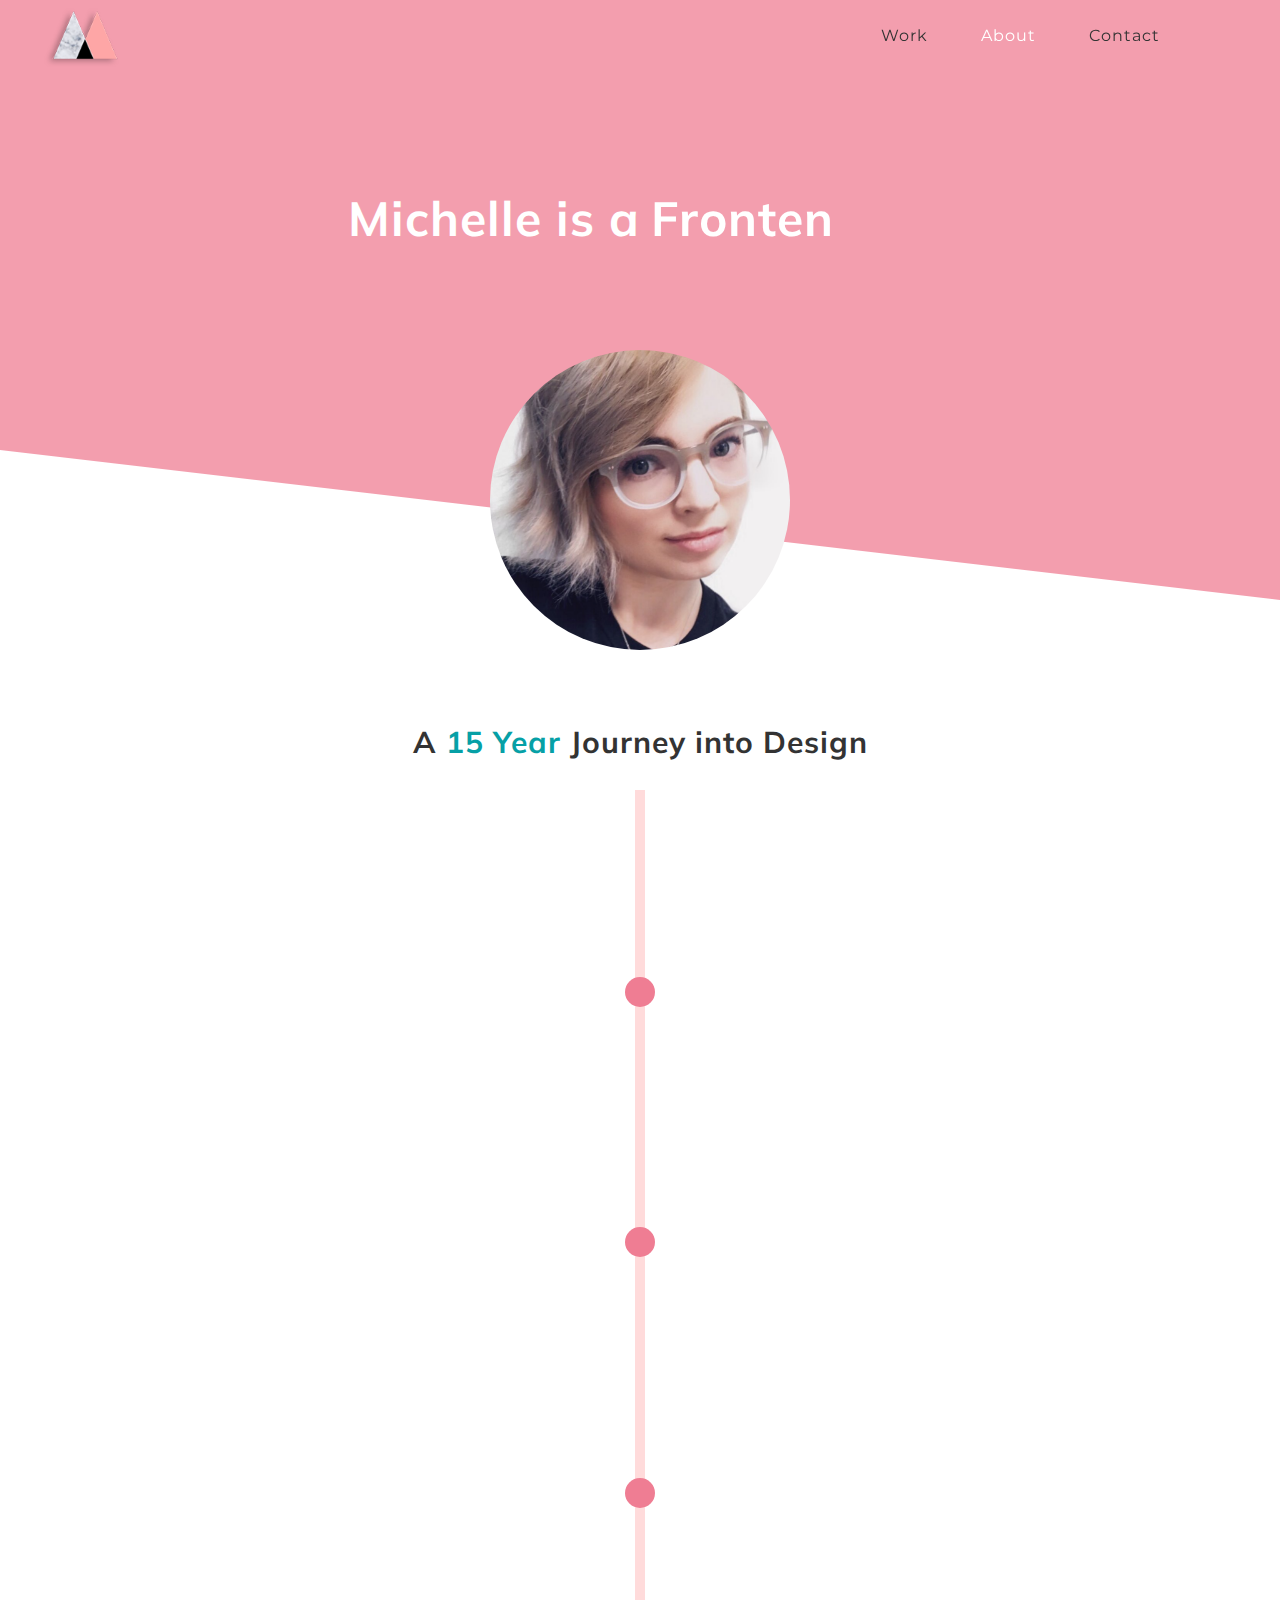
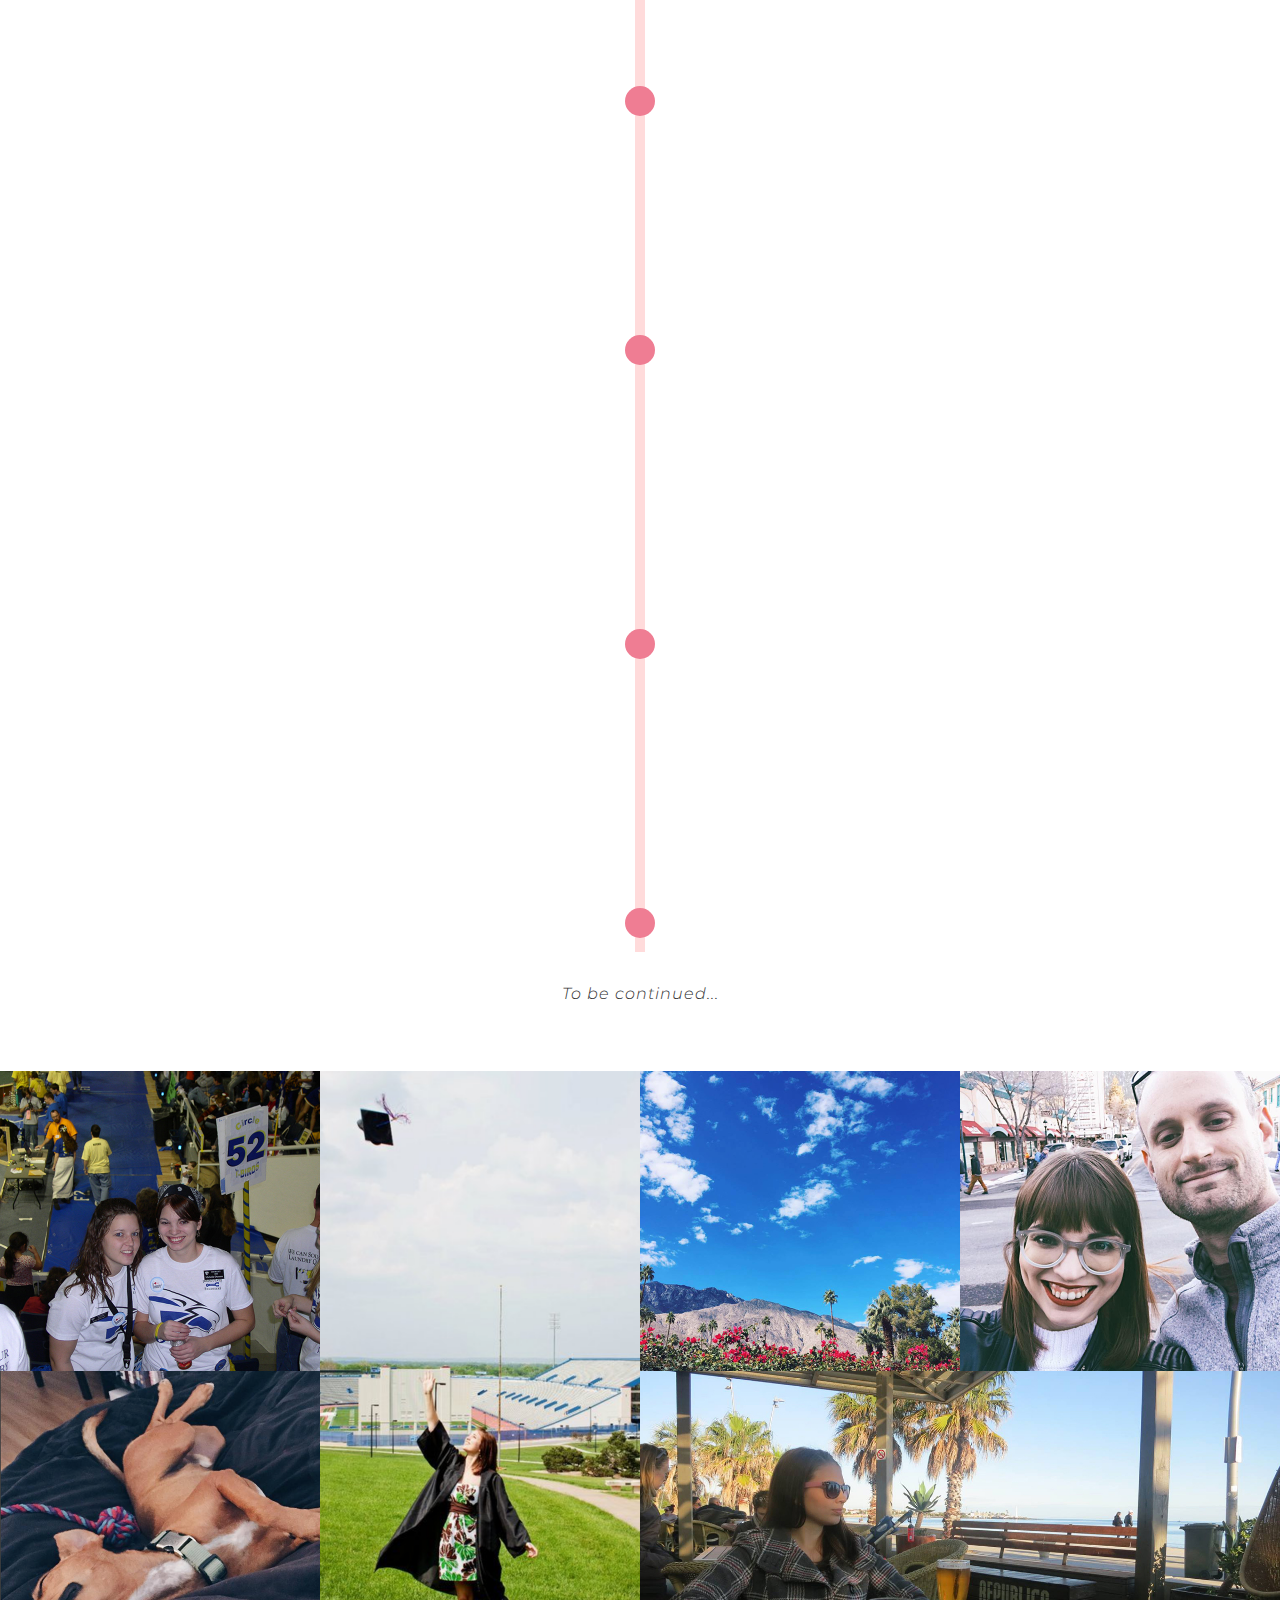
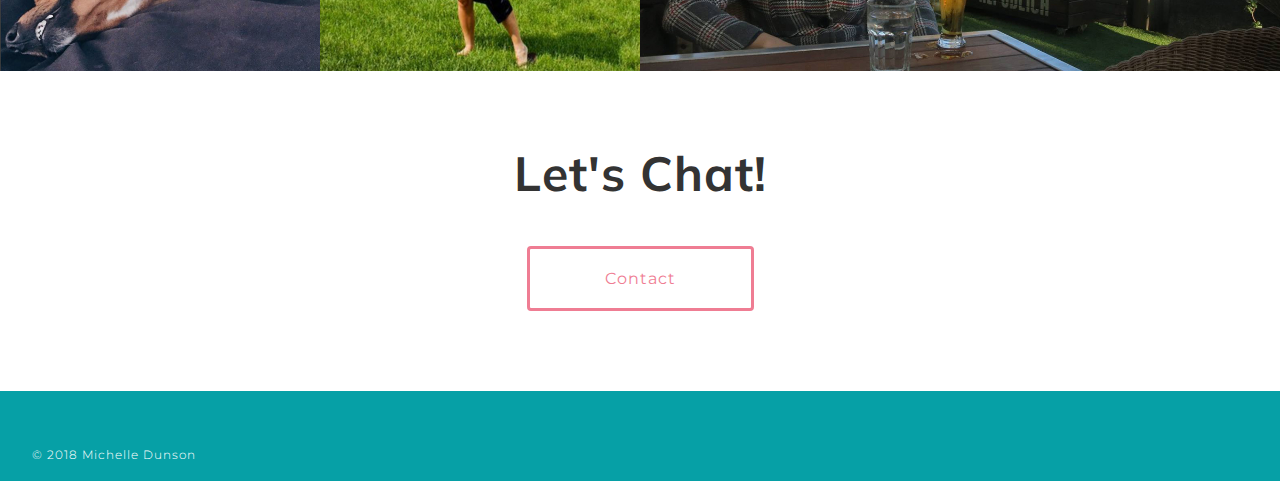
<file: about.html>
<!DOCTYPE html>
<html lang="en">
    <head>
        <meta charset="utf-8">
        <meta name="viewport" content="width=device-width, initial-scale=1.0">
        <title>Michelle Dunson - About</title>
        <link rel="icon" type="image/ico" href="assets/images/favicon.ico">
        <link href="https://fonts.googleapis.com/css?family=Montserrat:300,400,500|Muli:300,400,700" rel="stylesheet">
        <link rel="stylesheet" href="https://use.fontawesome.com/releases/v5.0.13/css/all.css" integrity="sha384-DNOHZ68U8hZfKXOrtjWvjxusGo9WQnrNx2sqG0tfsghAvtVlRW3tvkXWZh58N9jp" crossorigin="anonymous">
        <link rel="stylesheet" type="text/css" href="styles/normalize.css">
        <link rel="stylesheet" type="text/css" href="styles/main.css">
        <link rel="stylesheet" type="text/css" href="styles/about.css">

        <!-- Global site tag (gtag.js) - Google Analytics -->
        <script async src="https://www.googletagmanager.com/gtag/js?id=UA-121767977-1"></script>
        <script>
            window.dataLayer = window.dataLayer || [];
            function gtag(){dataLayer.push(arguments);}
            gtag('js', new Date());

            gtag('config', 'UA-121767977-1');
        </script>

    </head>
    <body>
        <header>
            <nav class="navbar">
                <a href="index.html"><img src="assets/images/Logo.png" alt="michelle dunson logo" class="logo"></a>
                <div class="menu-container" aria-label="Menu">
                    <label for="toggle-mobile-menu" aria-label="Menu">&#9776;</label>
                    <input id="toggle-mobile-menu" type="checkbox" />
                    <ul class="navbar-nav" id="main-menu">
                        <li><a href="index.html" class="hvr-underline-from-center">Work</a></li>
                        <li class="active"><a href="about.html" class="hvr-underline-from-center">About</a></li>
                        <li><a href="contact.html" class="hvr-underline-from-center">Contact</a></li>
                    </ul>
                </div>
            </nav>
            <p class="mobile">Michelle is a</p>
            <div class="heading">
                <p class="stay">Michelle is a </p>
                <p>
                    <span class="scroll">&thinsp;UX&thinsp;Designer</span>
                    <span class="scroll">&thinsp;Frontend&thinsp;Developer</span>
                    <span class="scroll">&thinsp;Coffee&thinsp;Addict</span>
                    <span class="scroll">&thinsp;Product&thinsp;Designer</span>
                    <span class="scroll">&thinsp;Jayhawk</span>
                    <span class="scroll">&thinsp;UI&thinsp;Designer</span>
                    <span class="scroll">&thinsp;Rescue&thinsp;Dog&thinsp;Mom</span>
                </p>
            </div>
        </header>
        <main>
            <div class="image-container">
                <div class="profile-image">
                    <img src="assets/images/profile.png" alt="Michelle Dunson">
                </div>
            </div>
            <section class="timeline">
                <h2>A<span class="teal"> 15 Year </span>Journey into Design</h2>
                <ul class="timeline-wrap">
                    <li class="timeline-item">
                        <div class="timeline-content">
                            <div class="year">2003</div>
                            <p class="bio">
                                MySpace launched and I quickly became obsessed with customizing my profile page. I loved making it look and feel exactly like me so I taught myself as much HTML & CSS as I could stuff into that About Me text box.
                            </p>
                        </div>
                    </li>
                    <li class="timeline-item">
                        <div class="timeline-content">
                            <div class="year">2003-2007</div>
                            <p class="bio">
                                I kept up my curiosity for both tech and design in high school, becoming captain of the robotics team and filled my class schedule with electives like Computer-Aided-Design, Photography, and Computer Repair.
                            </p>
                        </div>
                    </li>
                    <li class="timeline-item">
                        <div class="timeline-content">
                            <div class="year">2007</div>
                            <p class="bio">
                                I started college at the University of Kansas (Rock Chalk!) following the technical path as a computer science major, but I was often the only girl in my classes and never really felt like I belonged. I also found myself wanting a more creative field.
                            </p>
                        </div>
                    </li>
                    <li class="timeline-item">
                        <div class="timeline-content">
                            <div class="year">2008-2011</div>
                            <p class="bio">
                                After leaving engineering, I explored a few majors and ended up with a broad liberal arts education with focuses in Psychology, Design, Sociology, and Communications.
                            </p>
                        </div>
                    </li>
                    <li class="timeline-item">
                        <div class="timeline-content">
                            <div class="year">2013-2016</div>
                            <p class="bio">
                                After college I moved to Los Angeles and pursued a marketing career in the fast-paced world of cosmetics. I loved finding out what our customers wanted and designing campaigns around their needs, but I always felt like something was missing.
                            </p>
                        </div>
                    </li>
                    <li class="timeline-item">
                        <div class="timeline-content">
                            <div class="year">2017</div>
                            <p class="bio">
                                In early 2017, I was marketing manager for the brand Styli-Style. Our website needed a refresh, but it wasn’t in the budget so I took on the project myself. As soon as I dove into the code to make my design changes I was hooked. I had rediscovered a passion I hadn’t felt since those early days of MySpace.
                            </p>
                        </div>
                    </li>
                    <li class="timeline-item">
                        <div class="timeline-content">
                            <div class="year">2018</div>
                            <p class="bio">
                                This realization led me to the UX/UI Design program at <a href="https://www.bloc.io" target="_blank">Bloc.io</a> where I’m working on design projects end-to-end from research to development. As a Product Designer I’ve finally found that perfect balance between creative and technical, and I’m excited to start this next chapter in my life.
                            </p>
                        </div>
                    </li>
                </ul>
                <p class="italic">To be continued...</p>
            </section>
            <section class="images">
                <div class="flex-container">
                    <div class="flex-row one-half">
                        <div class="flex-column one-half">
                            <div id="robot" class="half-height"></div>
                            <div id="louie" class="half-height"></div>
                        </div>
                        <div id="graduation" class="one-half"></div>
                    </div>
                    <div class="flex-column one-half">
                        <div class="flex-row half-height">
                            <div id="california" class="one-half"></div>
                            <div id="spencer" class="one-half"></div>
                        </div>
                        <div id="australia" class="half-height"></div>
                    </div>
                </div>
            </section>
        </main>
        <footer>
            <div class="chat">
                <h1>Let's Chat!</h1>
                <div id="contact" class="button"><a href="contact.html">Contact</a></div>
            </div>
            <div class="footer-content">
                <p class="copyright">© 2018 Michelle Dunson</p>
                <div class="footer-links">
                    <a href="mailto:mdunson88@gmail.com" target="_blank"><i class="far fa-envelope"></i></a>
                    <a href="https://www.linkedin.com/in/michelle-dunson-51141b120/" target="_blank"><i class="fab fa-linkedin-in"></i></a>
                    <a href="https://twitter.com/meechellllle" target="_blank"><i class="fab fa-twitter"></i></a>
                    <a href="https://github.com/michelle-dunson" target="_blank"><i class="fab fa-github"></i></a>
                </div>
            </div>
        </footer>
        <script type="text/javascript">
            var words = document.getElementsByClassName('scroll');
            var wordArray = [];
            var currentWord = 0;

            words[currentWord].style.opacity = 1;
            for (var i = 0; i < words.length; i++) {
                splitLetters(words[i]);
            }

            function changeWord() {
                var cw = wordArray[currentWord];
                var nw = currentWord == words.length-1 ? wordArray[0] : wordArray[currentWord+1];
                for (var i = 0; i < cw.length; i++) {
                    animateLetterOut(cw, i);
                }

                for (var i = 0; i < nw.length; i++) {
                    nw[i].className = 'letter behind';
                    nw[0].parentElement.style.opacity = 1;
                    animateLetterIn(nw, i);
                }

                currentWord = (currentWord == wordArray.length-1) ? 0 : currentWord+1;
            }

            function animateLetterOut(cw, i) {
                setTimeout(function() {
		                  cw[i].className = 'letter out';
                      }, i*80);
                  }

                  function animateLetterIn(nw, i) {
                      setTimeout(function() {
		                        nw[i].className = 'letter in';
                            }, 340+(i*80));
                        }

                        function splitLetters(word) {
                            var content = word.innerHTML;
                            word.innerHTML = '';
                            var letters = [];
                            for (var i = 0; i < content.length; i++) {
                                var letter = document.createElement('span');
                                letter.className = 'letter';
                                letter.innerHTML = content.charAt(i);
                                word.appendChild(letter);
                                letters.push(letter);
                            }

                            wordArray.push(letters);
                        }

                        changeWord();
                        setInterval(changeWord, 4000);

            (function() {

              'use strict';

              var items = document.querySelectorAll(".timeline li");

              function isElementInViewport(el) {
                var rect = el.getBoundingClientRect();
                return (
                  rect.top >= 0 &&
                  rect.left >= 0 &&
                  rect.bottom <= (window.innerHeight || document.documentElement.clientHeight) &&
                  rect.right <= (window.innerWidth || document.documentElement.clientWidth)
                );
              }

              function callbackFunc() {
                for (var i = 0; i < items.length; i++) {
                  if (isElementInViewport(items[i])) {
                    items[i].classList.add("in-view");
                  }
                }
              }

              window.addEventListener("load", callbackFunc);
              window.addEventListener("resize", callbackFunc);
              window.addEventListener("scroll", callbackFunc);

            })();
        </script>
    </body>
</html>
</file>
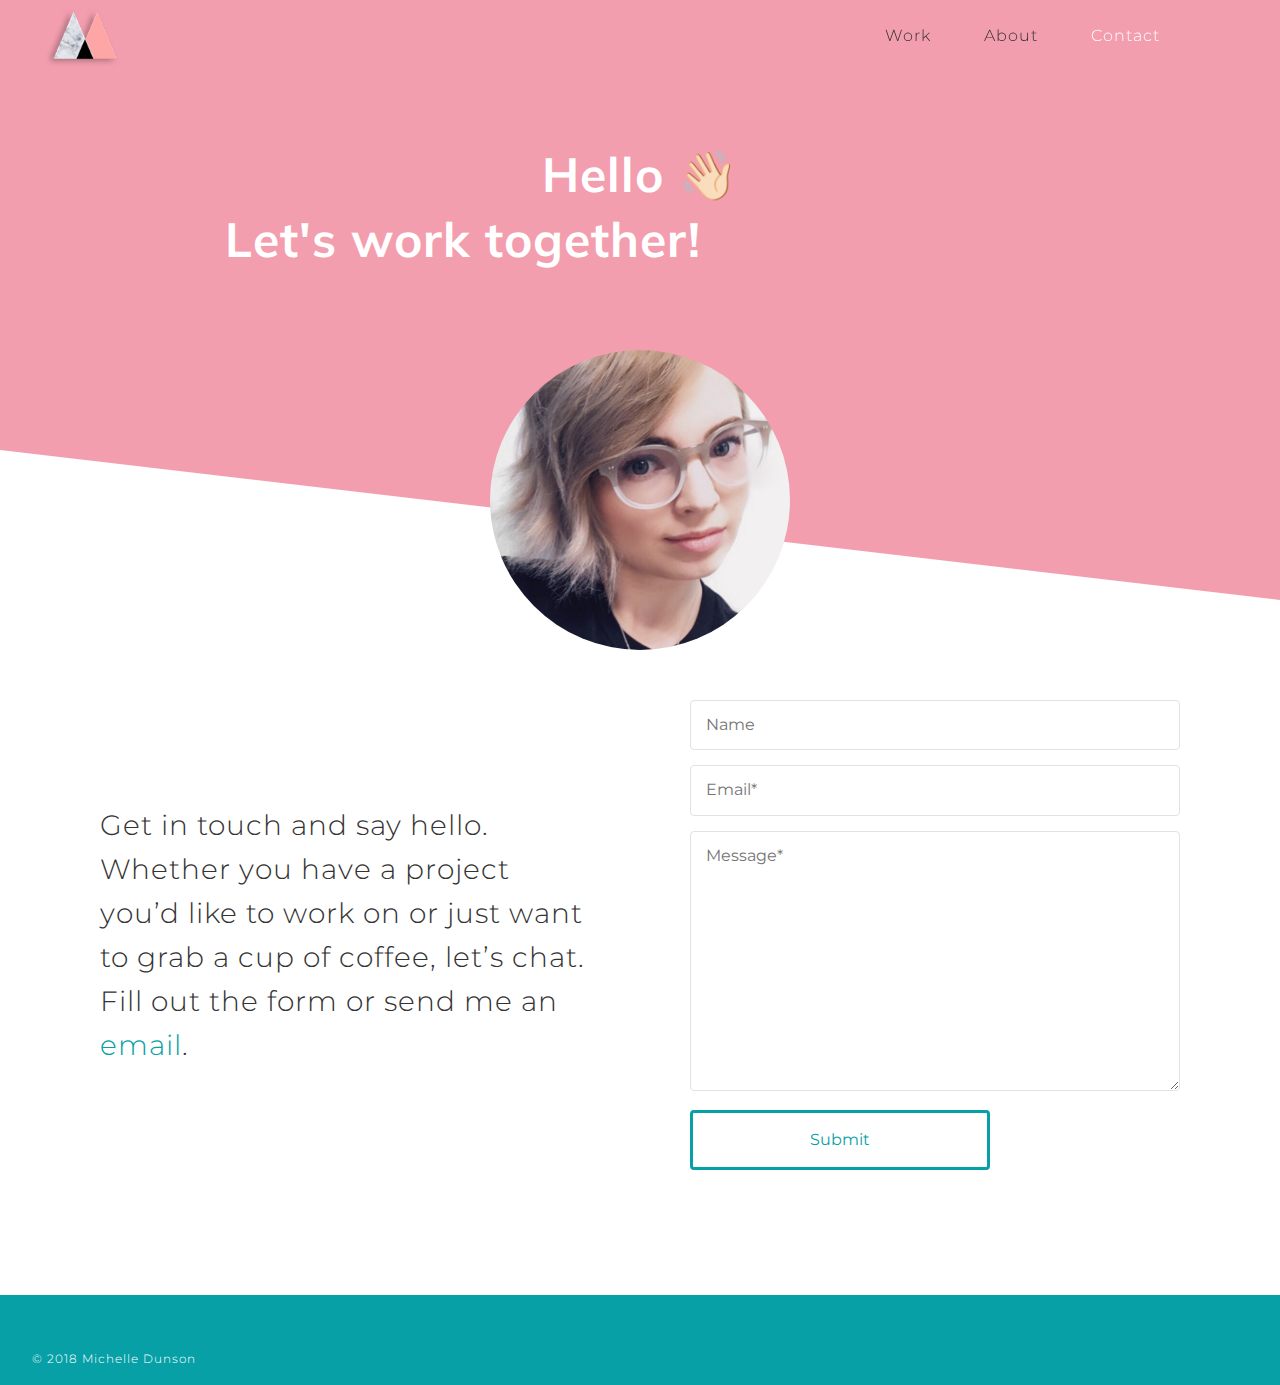
<file: contact.html>
<!DOCTYPE html>
<html lang="en">
    <head>
        <meta charset="utf-8">
        <meta name="viewport" content="width=device-width, initial-scale=1.0">
        <title>Michelle Dunson - Contact</title>
        <link rel="icon" type="image/ico" href="assets/images/favicon.ico">
        <link href="https://fonts.googleapis.com/css?family=Montserrat:400,500|Muli:300,400,700" rel="stylesheet">
        <link rel="stylesheet" href="https://use.fontawesome.com/releases/v5.0.13/css/all.css" integrity="sha384-DNOHZ68U8hZfKXOrtjWvjxusGo9WQnrNx2sqG0tfsghAvtVlRW3tvkXWZh58N9jp" crossorigin="anonymous">
        <link rel="stylesheet" type="text/css" href="styles/normalize.css">
        <link rel="stylesheet" type="text/css" href="styles/main.css">
        <link rel="stylesheet" type="text/css" href="styles/contact.css">

        <!-- Global site tag (gtag.js) - Google Analytics -->
        <script async src="https://www.googletagmanager.com/gtag/js?id=UA-121767977-1"></script>
        <script>
            window.dataLayer = window.dataLayer || [];
            function gtag(){dataLayer.push(arguments);}
            gtag('js', new Date());

            gtag('config', 'UA-121767977-1');
        </script>

    </head>
    <body>
        <header>
            <nav class="navbar">
                <a href="index.html"><img src="assets/images/Logo.png" alt="michelle dunson logo" class="logo"></a>
                <div class="menu-container" aria-label="Menu">
                    <label for="toggle-mobile-menu" aria-label="Menu">&#9776;</label>
                    <input id="toggle-mobile-menu" type="checkbox" />
                    <ul class="navbar-nav" id="main-menu">
                        <li><a href="index.html" class="hvr-underline-from-center">Work</a></li>
                        <li><a href="about.html" class="hvr-underline-from-center">About</a></li>
                        <li class="active"><a href="contact.html" class="hvr-underline-from-center">Contact</a></li>
                    </ul>
                </div>
            </nav>
            <div class="greeting">
                <div class="appear">Hello 👋🏻</div>
                <div class="reveal"><span>Let's work together!</span></div>
            </div>
        </header>
        <main>
            <div class="image-container">
                <div class="profile-image">
                    <img src="assets/images/profile.png" alt="Michelle Dunson">
                </div>
            </div>
            <section class="flex-container no-wrap container">
                <div class="hello left">
                    <p>Get in touch and say hello. Whether you have a project you’d like to work on or just want to grab a cup of coffee, let’s chat. Fill out the form or send me an <a href="mailto:mdunson88@gmail.com">email</a>.</p>
                </div>
                <div class="form right">
                    <form method="post" action="https://formspree.io/mdunson88@gmail.com">
                        <input type="text" name="name" placeholder="Name">
                        <input type="text" name="_replyto" placeholder="Email*">
                        <textarea name="message" placeholder="Message*" style="height:260px;"></textarea>
                        <input type="submit" value="Submit">
                    </form>
                </div>
            </section>
        </main>
        <footer>
            <div class="footer-content">
                <p class="copyright">© 2018 Michelle Dunson</p>
                <div class="footer-links">
                    <a href="mailto:mdunson88@gmail.com" target="_blank"><i class="far fa-envelope"></i></a>
                    <a href="https://www.linkedin.com/in/michelle-dunson-51141b120/" target="_blank"><i class="fab fa-linkedin-in"></i></a>
                    <a href="https://twitter.com/meechellllle" target="_blank"><i class="fab fa-twitter"></i></a>
                    <a href="https://github.com/michelle-dunson" target="_blank"><i class="fab fa-github"></i></a>
                </div>
            </div>
        </footer>
    </body>
</html>
</file>
<file: styles/main.css>
html {
    height: 100%;
    font-size: 100%;
    letter-spacing: 1px;
    overflow-x: hidden;
}

p, a {
    font-family: 'Montserrat';
    color: #333333;
    font-weight: 300;
    line-height: 1.5;
    margin: 0;
}

h1, h2, h3, h4 {
    font-family: 'Muli';
    font-weight: 700;
    color: #333333;
    margin: 0;
}

h1 {
    text-align: center;
    font-size: 48px;
}

h2 {
    font-size: 30px;
}

h3 {
    font-size: 26px;
}

h4 {
    font-size: 22px;
    text-align: left;
}

.navbar {
    padding: 8px;
    margin-right: 5%;
    margin-bottom: 0;
 }

.image-container {
    position: relative;
}

.profile-image {
    position: absolute;
    left: 50%;
    margin-left: -150px;
    margin-top: -250px;
 }

.profile-image img {
     border-radius: 50%;
     width: 300px;
 }

.menu-container {
    float: right;
    display: flex;
}

.menu-container #main-menu,
.menu-container > input {
    display: none;
}

.menu-container > label {
    display: block;
    font-size: 32px;
    color: #ffffff;
    position: absolute;
    right: 20px;
    width: 36px;
    padding: 0;
    cursor: pointer;
}

.menu-container > input:checked + #main-menu {
    display: block;
    clear: both;
    position: absolute;
    right: 0;
    background: #333333;
    width: 100%;
    margin: 0 auto;
    z-index: 1000;
}

.menu-container a {
    text-decoration: none;
    color: #333333;
    font-size: 16px;
    margin-right: 48px;
}

.hvr-underline-from-center {
  display: inline-block;
  vertical-align: middle;
  -webkit-transform: perspective(1px) translateZ(0);
  transform: perspective(1px) translateZ(0);
  box-shadow: 0 0 1px rgba(0, 0, 0, 0);
  position: relative;
  overflow: hidden;
}

.hvr-underline-from-center:before {
  content: "";
  position: absolute;
  z-index: -1;
  left: 51%;
  right: 51%;
  bottom: 0;
  background: #EF7D93;
  height: 3px;
  -webkit-transition-property: left, right;
  transition-property: left, right;
  -webkit-transition-duration: 0.3s;
  transition-duration: 0.3s;
  -webkit-transition-timing-function: ease-out;
  transition-timing-function: ease-out;
}

.hvr-underline-from-center:hover:before, .hvr-underline-from-center:focus:before, .hvr-underline-from-center:active:before {
  left: 0;
  right: 0;
}

.active a {
    color: #ffffff;
}

.flex-container {
    display: flex;
    flex-direction: row;
    justify-content: center;
    align-items: center;
    flex-wrap: wrap;
}

.flex-container.no-wrap {
    flex-wrap: nowrap;
}

.container {
    padding: 50px 100px;
}

.button a {
    text-decoration: none;
    color: #06A0A6;
    border: 3px solid #06A0A6;
    border-radius: 4px;
    padding: 20px 60px;
    font-weight: 400;
}

.button a:hover {
    color: #ffffff;
    background-color: #06A0A6;
}

.button {
    margin-top: 40px;
}

footer {
    padding-top: 75px;
}

.chat {
    padding-bottom: 100px;
    width: 300px;
    margin: 0 auto;
    text-align: center;
}

.chat h1 {
    padding-bottom: 25px;
}

#contact a {
    color: #EF7D93;
    border-color: #EF7D93;
    padding: 20px 75px;
}

#contact a:hover {
    color: #ffffff;
    background-color: #EF7D93;
}

.footer-content {
    color: #ffffff;
    background-color: #06A0A6;
    height: 90px;
}

.copyright {
    color: #ffffff;
     font-size: 12px;
     text-align: left;
     margin-left: 32px;
     position: relative;
     top: 55px;
 }

.footer-links {
    width: 100%;
    text-align: center;
}

.footer-links a {
    font-size: 36px;
    display: inline;
    color: #ffffff;
    padding-left: 10px;
    padding-right: 10px;
}

i {
    vertical-align: baseline;
    position: relative;
}

.fa-linkedin-in {
    bottom: 3px;
}

.footer-links a:hover {
    color: #EF7D93;
}

@media
only screen and (-webkit-min-device-pixel-ratio: 1.5),
only screen and (-o-min-device-pixel-ratio: 3/2),
only screen and (min--moz-device-pixel-ratio: 1.5),
only screen and (min-device-pixel-ratio: 1.5){

  html,
  body{
    width:100%;
    overflow-x:hidden;
  }

}

@media (max-width: 1080px) {
    h2 {
        font-size: 32px;
    }
    .container {
        padding: 50px 80px;
    }
}

@media (max-width: 930px) {
    h1 {
        font-size: 40px;
    }
    h2 {
        font-size: 28px;
    }
    .footer-links a {
        font-size: 32px;
        line-height: 1;
    }
    .copyright {
        text-align: center;
        margin-left: 0;
    }
}

@media (min-width: 681px) {
    p {
        font-size: 18px;
        line-height: 1.5;
    }
    .navbar .logo {
        position: relative;
        left: 3%;
        width: 75px;
     }
    .menu-container {
        height: auto;
    }
    .menu-container #main-menu {
        display: block;
    }
    .menu-container > label {
        display: none;
    }
    .menu-container ul li {
        display: inline-block;
    }
    .right {
        margin-left: 50px;
    }
   .left {
       margin-right: 50px;
   }
}

@media (max-width: 680px) {
    h1 {
        font-size: 36px;
    }
    .chat h1 {
        font-size: 30px;
    }
    p {
        font-size: 16px;
        line-height: 1.3;
    }
    .navbar .logo {
        left: 24px;
        width: 50px;
    }
    .container {
        padding: 40px 30px;
    }
    .profile-image {
        margin-left: -100px;
        margin-top: -175px;
    }
    .profile-image img {
        width: 200px;
    }
    .menu-container {
        text-align: center;
    }
    .menu-container > input:checked + #main-menu {
        top: 75px;
    }
    .menu-container a {
        color: #ffffff;
        font-size: 30px;
        margin: 16px;
    }
    .menu-container ul li {
        padding: 16px 16px;
        border-bottom: 2px solid #ffffff;
    }
    .flex-container {
        flex-direction: column;
    }
}
</file>
<file: styles/about.css>
header {
    min-height: 600px;
    background-size: cover;
    background-color: rgba(239,125,147,0.75);
    clip-path: polygon(0 0, 100% 0, 100% 100%, 0 75%);
    -webkit-clip-path: polygon(0 0, 100% 0, 100% 100%, 0 75%);
 }

 #main-menu a {
     font-weight: 400;
 }

.heading {
    padding-top: 100px;
    text-align: center;
    position: relative;
}

.stay {
    position: absolute;
    right: 50%;
    color: #ffffff;
}

.heading p {
    display: inline-block;
    vertical-align: top;
    margin: 0;
    font-size: 48px;
    font-family: 'Muli';
    font-weight: 700;
    color: #ffffff;
}

span.scroll {
  position: absolute;
  left: 50%;
  width: 500px;
  opacity: 0;
  color: #ffffff;
  font-weight: 700;
}

.letter {
  display: inline-block;
  position: relative;
  float: left;
  transform: translateZ(25px);
  transform-origin: 50% 50% 25px;
}

.letter.out {
  transform: rotateX(90deg);
  transition: transform 0.32s cubic-bezier(0.55, 0.055, 0.675, 0.19);
}

.letter.behind {
  transform: rotateX(-90deg);
}

.letter.in {
  transform: rotateX(0deg);
  transition: transform 0.38s cubic-bezier(0.175, 0.885, 0.32, 1.275);
}

h2 {
    text-align: center;
    padding-bottom: 30px;
}

span.teal {
    color: #06A0A6;
}

.timeline {
    position: relative;
    padding-bottom: 65px;
    padding-top: 125px;
}

.timeline ul {
    list-style: none;
    padding: 0;
}

.timeline-content {
    box-shadow: -8px 20px 20px -5px rgba(0, 0, 0, 0.3);
    margin-bottom: 50px;
    border-radius: 4px;
    background: #ffffff;
    font-size: 1.4rem;
}

.timeline-item {
    position: relative;
    width: 90%;
    max-width: 600px;
    margin: 0 auto;
}

.year {
    font-family: 'Muli';
    font-weight: 700;
    font-size: 48px;
    color: #ffffff;
    background-color: #06A0A6;
    border-radius: 4px 4px 0 0;
    text-align: left;
    width: 100%;
    padding: 5px 5px 5px 25px;
    box-sizing: border-box;
}

.timeline-content {
  visibility: hidden;
  opacity: 0;
  transition: all .5s ease-in-out;
}

.timeline-item:nth-child(odd) .timeline-content {
  transform: translate3d(200px, 0, 0);
}

.timeline-item:nth-child(even) .timeline-content {
  transform: translate3d(-200px, 0, 0);
}

.timeline-item.in-view .timeline-content {
  transform: none;
  visibility: visible;
  opacity: 1;
}

.bio {
    width: 90%;
    line-height: 1.25;
    padding: 10px 16px 16px 24px;
}

.italic {
    font-family: 'Montserrat';
    font-weight: 300;
    font-style: italic;
    width: 300px;
    text-align: center;
    font-size: 16px;
    margin: 0 auto;
    padding-top: 30px;
}

.bio a {
    text-decoration: none;
    color: #06A0A6;
}

.flex-container {
    align-content: center;
}

.flex-column {
    display: flex;
    flex-direction: column;
}

.flex-row {
    display: flex;
    flex-direction: row;
}

.one-half {
    width: 50%;
}

.half-height {
    height: 50%;
}

#robot {
    height: 300px;
    background-image: url(../assets/images/robot.jpg);
    background-size: cover;
    background-position: center center;
}

#louie {
    height: 300px;
    background-image: url(../assets/images/louie.png);
    background-size: cover;
    background-position: left bottom;
}

#graduation {
    height: 600px;
    background-image: url(../assets/images/graduation.png);
    background-size: cover;
    background-position: center top;
}

#california {
    height: 300px;
    background-image: url(../assets/images/california.jpg);
    background-size: cover;
    background-position: center bottom;
}

#spencer {
    height: 300px;
    background-image: url(../assets/images/spencer.jpg);
    background-size: cover;
    background-position: center bottom;
}

#australia {
    height: 300px;
    background-image: url(../assets/images/australia.jpg);
    background-size: cover;
    background-position: center bottom;
}

@media (min-width: 1220px) {
    .timeline-wrap {
        position: relative;
        width: 90%;
        margin: 0 auto;
    }
    .timeline-item {
        list-style-type: none;
        position: relative;
        width: 10px;
        height: 100%;
        left: 50%;
        margin-left: -5px;
        padding-top: 25px;
        background: rgba(254,166,166,0.4);
    }
    .timeline-item::after {
        content: '';
        position: absolute;
        left: 50%;
        bottom: 5%;
        transform: translateX(-50%);
        width: 30px;
        height: 30px;
        border-radius: 50%;
        background: #EF7D93;
    }
    .timeline-content {
        position: relative;
        bottom: 0;
        width: 500px;
        margin-bottom: 0;
    }
    .timeline-content::before {
        content: '';
        position: absolute;
        bottom: 7px;
        width: 0;
        height: 0;
        border-style: solid;
    }
    .timeline-item:nth-child(odd) .timeline-content {
        left: 110px;
        box-shadow: -8px 20px 20px -5px rgba(0, 0, 0, 0.3);
    }
    .timeline-item:nth-child(odd) .timeline-content::before {
        left: -16px;
        border-width: 8px 16px 8px 0;
        border-color: transparent #fcfcfc transparent transparent;
    }
    .timeline-item:nth-child(even) .timeline-content {
        left: -600px;
        box-shadow: 5px 20px 20px -3px rgba(0, 0, 0, 0.3);
    }
    .timeline-item:nth-child(even) .timeline-content::before {
        right: -16px;
        border-width: 8px 0 8px 16px;
        border-color: transparent transparent transparent #fcfcfc;
    }
    .timeline-item:nth-child(even) .year {
        text-align: right;
        padding-right: 25px;
    }
}

@media (min-width: 681px) {
    .one-fourth {
        max-width: 300px;
    }
    .images {
        max-height: 600px;
        overflow: hidden;
    }
    .mobile {
        display: none;
    }
}

@media (max-width: 980px) {
    .heading {
        padding-top: 130px;
        font-size: 40px;
    }
}

@media (max-width: 850px) {
    .heading {
        font-size: 32px;
    }
}

@media (max-width: 680px) {
    .stay {
        display: none !important;
    }
    .mobile {
        font-size: 42px;
        text-align: center;
        font-family: 'Muli';
        font-weight: 700;
        padding-top: 100px;
        padding-bottom: 0;
        margin: 0;
        color: #ffffff;
    }
    .scroll {
        margin-left: -145px !important;
        margin-top: -135px;
        font-size: 36px;
    }
    .timeline {
        padding-top: 65px;
    }
    .timeline h2 {
        font-size: 24px;
        margin: 0 auto;
        padding-left: 15px;
        padding-right: 15px;
    }
    .timeline ul {
        padding-left: 15px;
        padding-right: 15px;
    }
    .year {
        font-size: 40px;
    }
    .bio {
        font-size: 16px;
    }
    .flex-column {
        max-height: 300px;
    }
    .one-half {
        width: 100%;
    }
    #graduation {
        height: 300px;
        background-position: center center;
    }
    #australia {
        background-position: center center;
    }
    #spencer {
        height: 150px;
        background-position: center center;
    }
}

@media (max-width: 625px) {
    .heading {
        text-align: left;
        width: 80%;
        margin: 0 auto;
        color: #ffffff;
    }
    .heading p {
        display: block;
        position: relative;
        left: 0;
        color: #ffffff;
    }
    .scroll {
        margin-left: -140px;
    }
}

@media (max-width: 425px) {
    .mobile {
        font-size: 40px;
        color: #ffffff;
        padding-bottom: 0;
    }
    .scroll {
        font-size: 28px;
        margin-left: -128px !important;
        margin-top: -130px;
    }
}
</file>
<file: styles/contact.css>
@keyframes showup {
    0% {opacity:0;}
    100% {opacity:1;}
}

@keyframes slidein {
    0% { margin-left:-2000px; }
    20% { margin-left:-2000px; }
    35% { margin-left:0px; }
    100% { margin-left:0px; }
}

header {
    min-height: 600px;
    color: #ffffff;
    background-size: cover;
    background-color: rgba(239,125,147,0.75);
    clip-path: polygon(0 0, 100% 0, 100% 100%, 0 75%);
    -webkit-clip-path: polygon(0 0, 100% 0, 100% 100%, 0 75%);
 }

 .greeting {
     font-family: 'Muli';
     font-weight: 700;
     padding-top: 65px;
     font-size: 48px;
     text-align: center;
 }

 .appear {
     display: inline-block;
     overflow: hidden;
     white-space: nowrap;
     animation: showup 2s forwards;
 }

 .reveal {
     margin-left: -355px;
     animation: slidein 7s forwards;
 }

 .reveal > span {
     color: #ffffff;
 }

 .flex-container.container {
     padding-top: 100px;
 }

 .hello, .form {
     width: 50%;
 }

 .hello > p {
     max-width: 540px;
     line-height: 44px;
     font-size: 28px;
     margin-top: 0;
 }

 input[type=text], select, textarea {
    font-family: 'Montserrat';
    width: 100%;
    padding: 15px;
    border: 1px solid #e2e2e2;
    border-radius: 4px;
    box-sizing: border-box;
    margin-bottom: 15px;
    resize: vertical;
}

input[type=submit] {
    font-family: 'Montserrat';
    border: 3px solid #06A0A6;
    color: #06A0A6;
    background-color: transparent;
    width: 300px;
    height: 60px;
    padding: 12px 20px;
    border-radius: 4px;
    cursor: pointer;
}

input[type=submit]:hover {
    background-color: #06A0A6;
    color: #ffffff;
}

.hello a {
    text-decoration: none;
    color: #06A0A6;
}

@media (max-width: 980px) {
    .hello > p {
        line-height: 40px;
        font-size: 24px;
    }
}

@media (max-width: 680px) {
    .hello, .form {
        width: 100%;
    }
    .hello > p {
        margin: 0 auto;
        padding-left: 32px;
        padding-right: 32px;
    }
    .form > form {
        margin: 15px 20px;
    }
    input[type=submit] {
        width: 100%;
    }
    .greeting {
        font-size: 32px;
        padding-top: 130px;
    }
}
</file>
